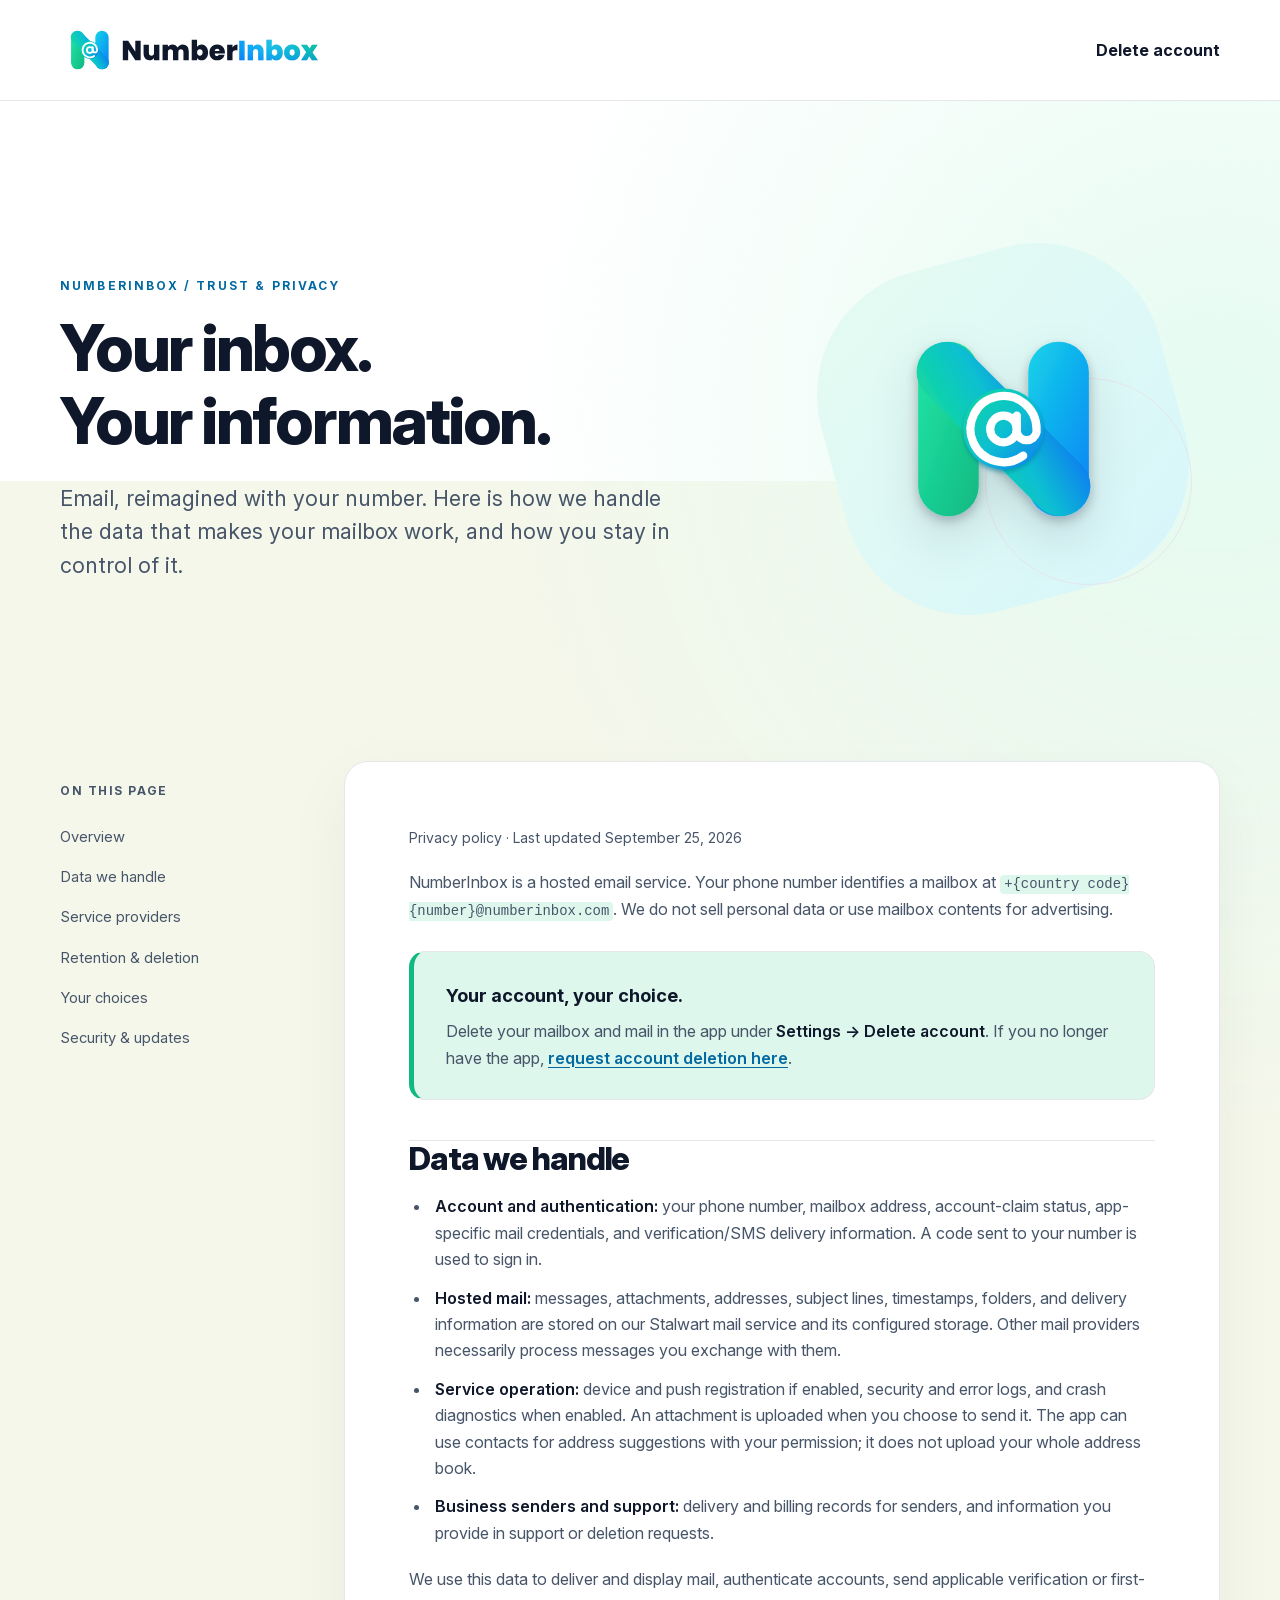
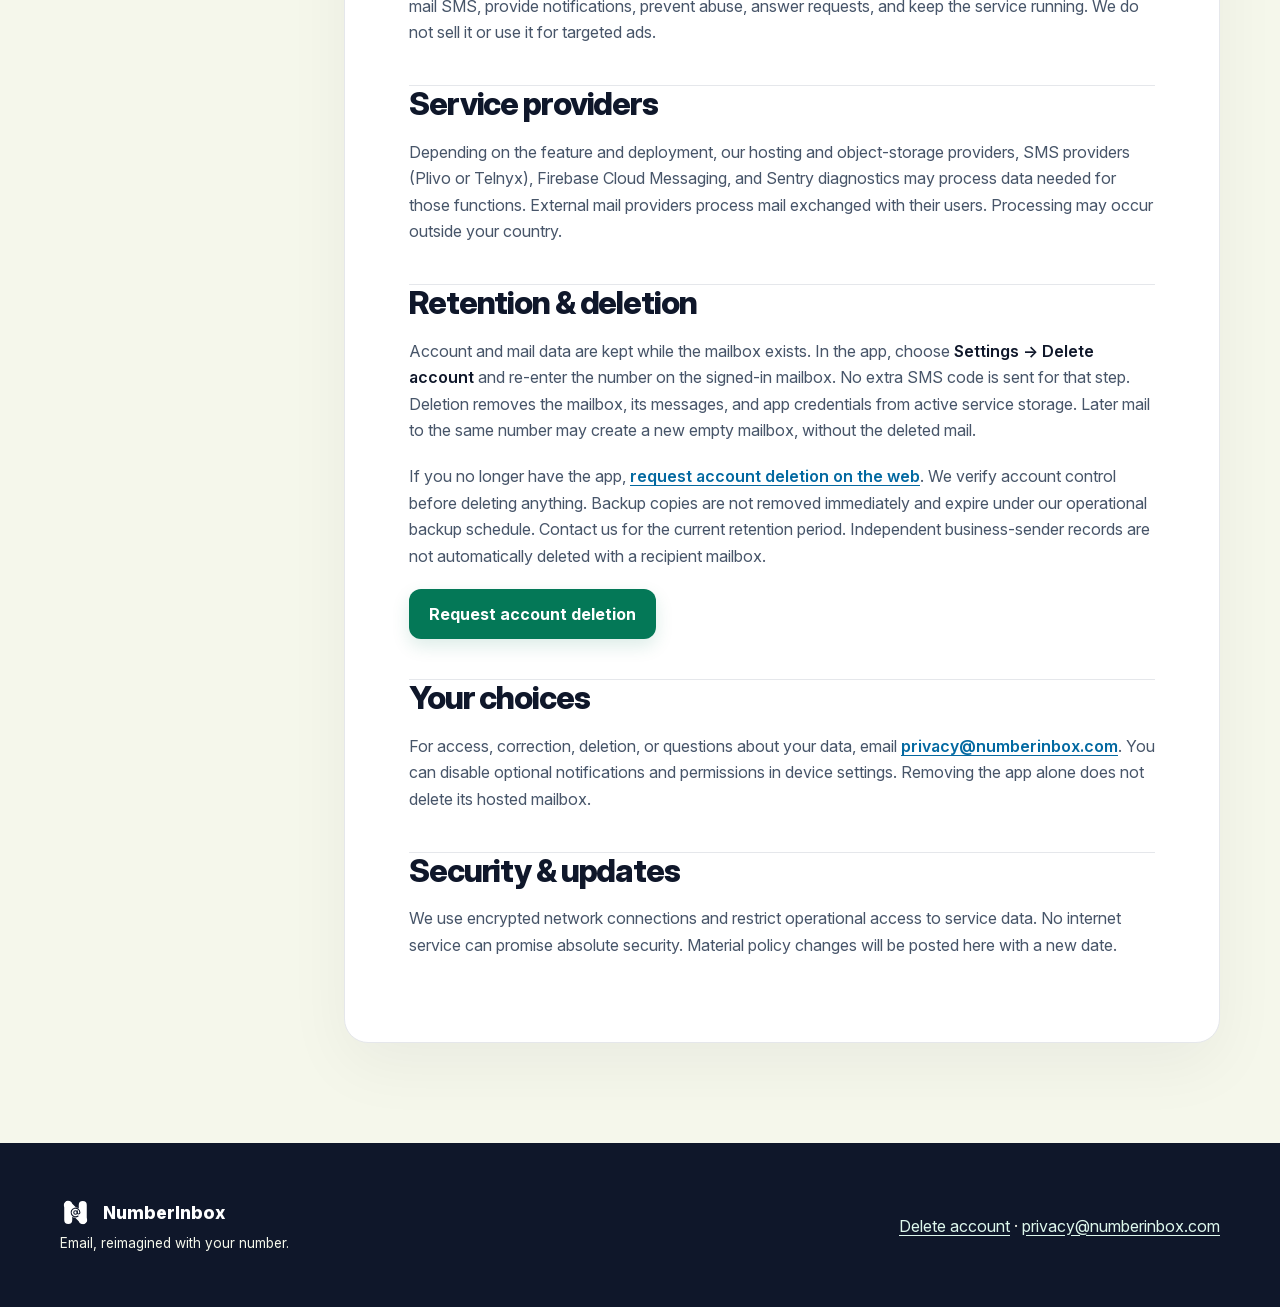
<file: index.html>
<!doctype html>
<html lang="en">
<head>
  <meta charset="utf-8">
  <meta name="viewport" content="width=device-width, initial-scale=1">
  <meta name="theme-color" content="#0F172A">
  <meta name="description" content="How NumberInbox handles phone numbers, hosted mail, notifications, and account deletion.">
  <title>Privacy Policy · NumberInbox</title>
  <link rel="icon" href="/favicon.ico" sizes="16x16 32x32">
  <link rel="icon" href="/assets/numberinbox-mark.svg" type="image/svg+xml">
  <link rel="icon" href="/assets/favicon.png" type="image/png" sizes="32x32">
  <link rel="apple-touch-icon" href="/assets/apple-touch-icon.png">
  <link rel="preload"
        href="/assets/fonts/InterVariable.woff2"
        as="font"
        type="font/woff2"
        crossorigin>
  <link rel="stylesheet" href="/styles.css">
</head>
<body>
  <a class="skip-link" href="#main">Skip to content</a>
  <header class="site-header">
    <div class="header-inner">
      <a class="brand" href="/privacy" aria-label="NumberInbox privacy policy"><img src="/assets/numberinbox-logo.svg" alt="NumberInbox" width="1600" height="360"></a>
      <nav aria-label="Page navigation"><a class="nav-link" href="/delete-account">Delete account</a></nav>
    </div>
  </header>
  <div class="page-shell">
    <div class="hero">
      <div>
        <p class="eyebrow">NumberInbox / Trust &amp; privacy</p>
        <h1>Your inbox.<br>Your information.</h1>
        <p class="hero-lede">Email, reimagined with your number. Here is how we handle the data that makes your mailbox work, and how you stay in control of it.</p>
      </div>
      <div class="hero-art" aria-hidden="true"><img src="/assets/numberinbox-mark.svg" alt="" width="512" height="512"></div>
    </div>
    <div class="content-grid">
      <nav class="contents" aria-label="On this page">
        <p class="contents-title">On this page</p>
        <a href="#overview">Overview</a>
        <a href="#data">Data we handle</a>
        <a href="#providers">Service providers</a>
        <a href="#retention">Retention &amp; deletion</a>
        <a href="#choices">Your choices</a>
        <a href="#security">Security &amp; updates</a>
      </nav>
      <main class="document" id="main">
        <p class="document-meta">Privacy policy · Last updated September 25, 2026</p>
        <section id="overview" aria-label="Overview">
          <p>NumberInbox is a hosted email service. Your phone number identifies a mailbox at <code>+{country code}{number}@numberinbox.com</code>. We do not sell personal data or use mailbox contents for advertising.</p>
          <div class="callout">
            <span class="callout-title">Your account, your choice.</span>
            <p>Delete your mailbox and mail in the app under <strong>Settings → Delete account</strong>. If you no longer have the app, <a class="text-link" href="/delete-account">request account deletion here</a>.</p>
          </div>
        </section>
        <section id="data">
          <h2>Data we handle</h2>
          <ul>
            <li><strong>Account and authentication:</strong> your phone number, mailbox address, account-claim status, app-specific mail credentials, and verification/SMS delivery information. A code sent to your number is used to sign in.</li>
            <li><strong>Hosted mail:</strong> messages, attachments, addresses, subject lines, timestamps, folders, and delivery information are stored on our Stalwart mail service and its configured storage. Other mail providers necessarily process messages you exchange with them.</li>
            <li><strong>Service operation:</strong> device and push registration if enabled, security and error logs, and crash diagnostics when enabled. An attachment is uploaded when you choose to send it. The app can use contacts for address suggestions with your permission; it does not upload your whole address book.</li>
            <li><strong>Business senders and support:</strong> delivery and billing records for senders, and information you provide in support or deletion requests.</li>
          </ul>
          <p>We use this data to deliver and display mail, authenticate accounts, send applicable verification or first-mail SMS, provide notifications, prevent abuse, answer requests, and keep the service running. We do not sell it or use it for targeted ads.</p>
        </section>
        <section id="providers">
          <h2>Service providers</h2>
          <p>Depending on the feature and deployment, our hosting and object-storage providers, SMS providers (Plivo or Telnyx), Firebase Cloud Messaging, and Sentry diagnostics may process data needed for those functions. External mail providers process mail exchanged with their users. Processing may occur outside your country.</p>
        </section>
        <section id="retention">
          <h2>Retention &amp; deletion</h2>
          <p>Account and mail data are kept while the mailbox exists. In the app, choose <strong>Settings → Delete account</strong> and re-enter the number on the signed-in mailbox. No extra SMS code is sent for that step. Deletion removes the mailbox, its messages, and app credentials from active service storage. Later mail to the same number may create a new empty mailbox, without the deleted mail.</p>
          <p>If you no longer have the app, <a href="/delete-account">request account deletion on the web</a>. We verify account control before deleting anything. Backup copies are not removed immediately and expire under our operational backup schedule. Contact us for the current retention period. Independent business-sender records are not automatically deleted with a recipient mailbox.</p>
          <p><a class="button" href="/delete-account">Request account deletion</a></p>
        </section>
        <section id="choices">
          <h2>Your choices</h2>
          <p>For access, correction, deletion, or questions about your data, email <a href="mailto:privacy@numberinbox.com">privacy@numberinbox.com</a>. You can disable optional notifications and permissions in device settings. Removing the app alone does not delete its hosted mailbox.</p>
        </section>
        <section id="security">
          <h2>Security &amp; updates</h2>
          <p>We use encrypted network connections and restrict operational access to service data. No internet service can promise absolute security. Material policy changes will be posted here with a new date.</p>
        </section>
      </main>
    </div>
  </div>
  <footer class="site-footer"><div class="site-footer-inner"><div><div class="footer-brand"><img src="/assets/numberinbox-mark-white.svg" alt="" width="31" height="31">NumberInbox</div><p>Email, reimagined with your number.</p></div><div><a href="/delete-account">Delete account</a> · <a href="mailto:privacy@numberinbox.com">privacy@numberinbox.com</a></div></div></footer>
</body>
</html>
</file>
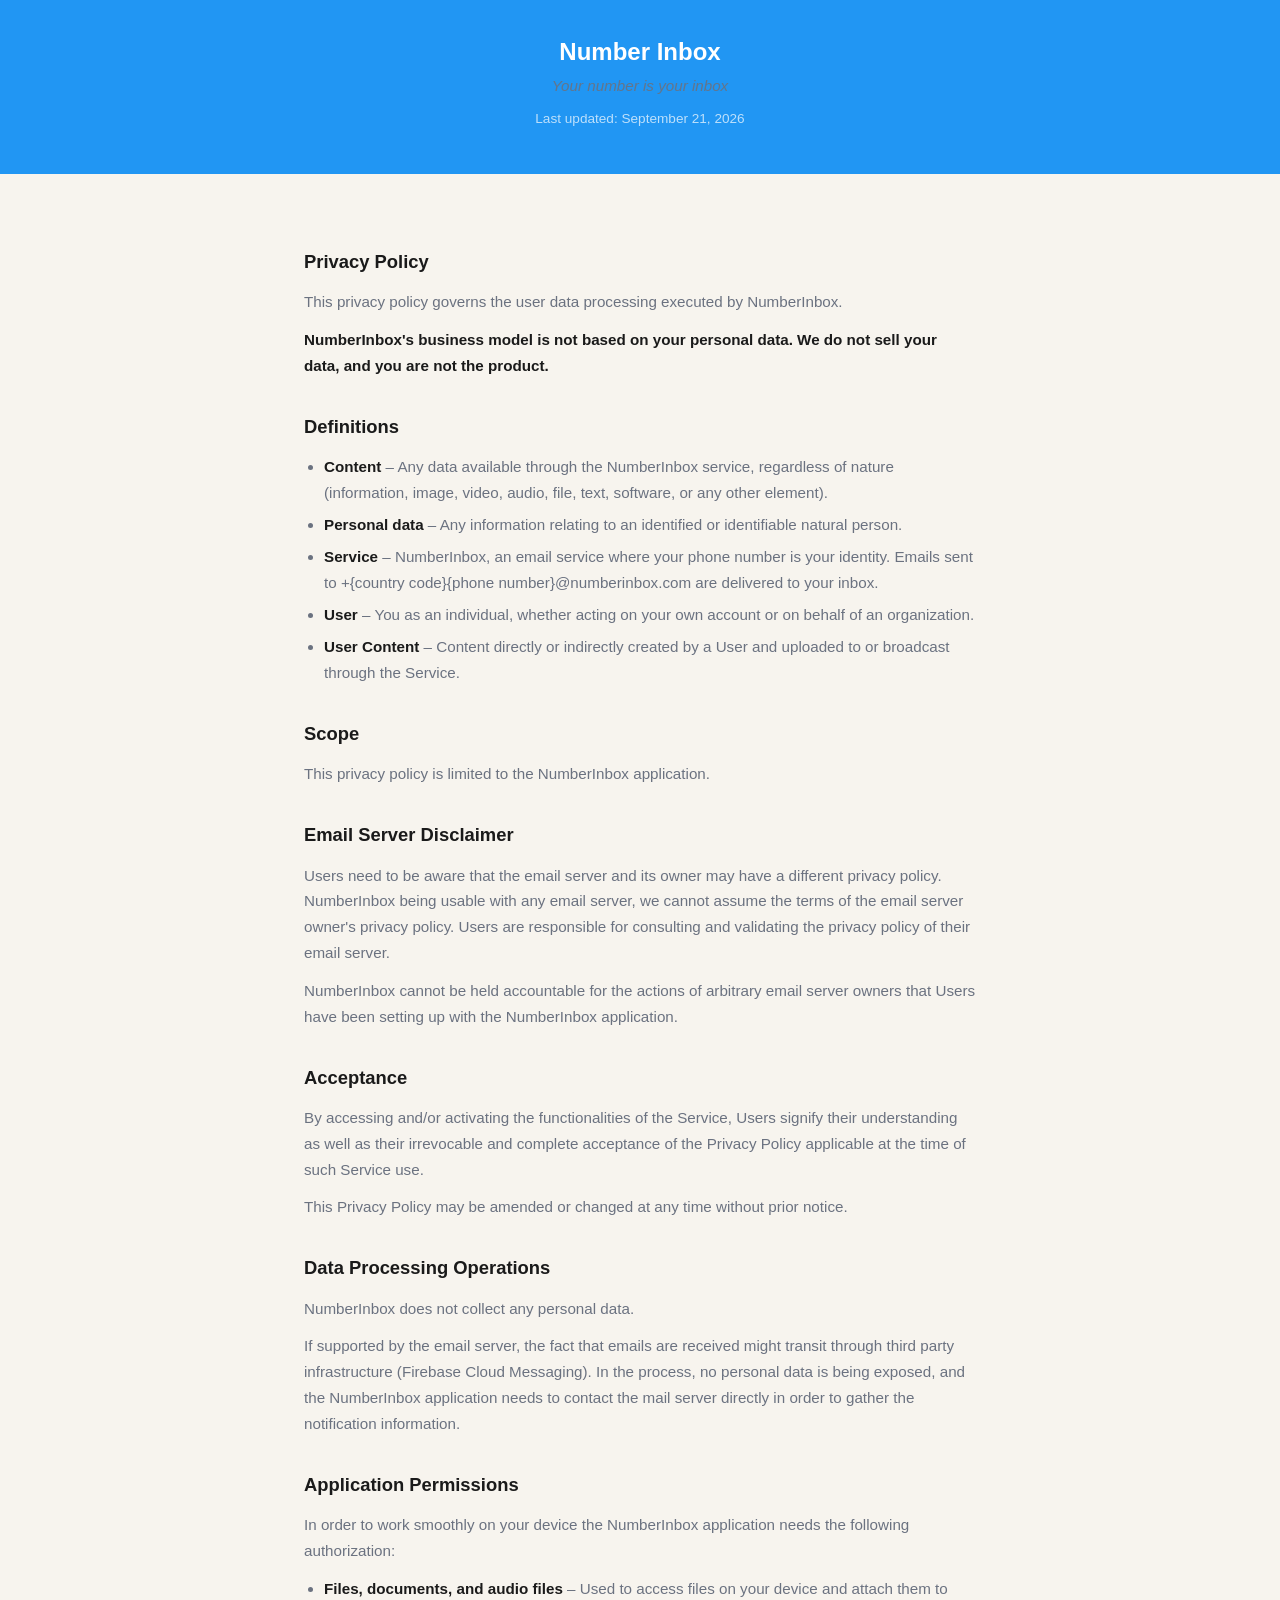
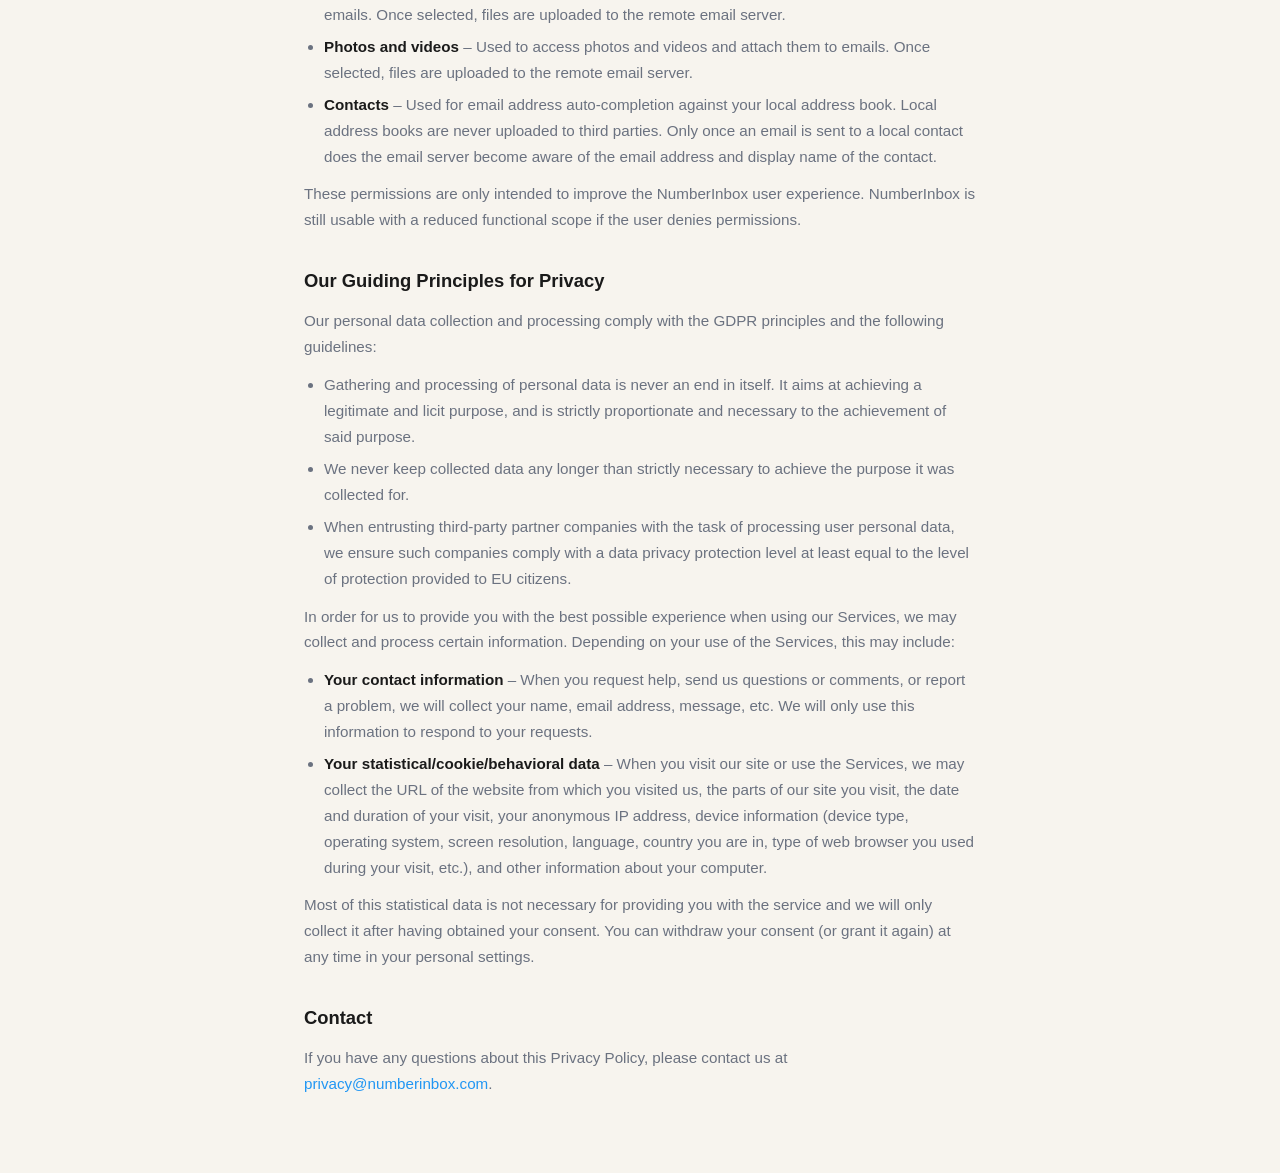
<file: privacy/index.html>
<!DOCTYPE html>
<html lang="en">
<head>
  <meta charset="UTF-8">
  <meta name="viewport" content="width=device-width, initial-scale=1.0">
  <title>Privacy Policy – Number Inbox</title>
  <style>
    :root {
      --primary: #2196F3;
      --bg: #F7F4EE;
      --text: #1A1A1A;
      --text-secondary: #6B7280;
    }
    * { margin: 0; padding: 0; box-sizing: border-box; }
    body {
      font-family: -apple-system, BlinkMacSystemFont, 'Segoe UI', Roboto, sans-serif;
      background: var(--bg);
      color: var(--text);
      line-height: 1.7;
    }
    header {
      background: var(--primary);
      color: white;
      padding: 2rem 1.5rem;
      text-align: center;
    }
    header h1 { font-size: 1.5rem; font-weight: 600; }
    main {
      max-width: 720px;
      margin: 0 auto;
      padding: 2.5rem 1.5rem 4rem;
    }
    h2 {
      font-size: 1.15rem;
      font-weight: 600;
      margin: 2rem 0 0.75rem;
      color: var(--text);
    }
    p, li {
      font-size: 0.95rem;
      color: var(--text-secondary);
      margin-bottom: 0.75rem;
    }
    ul { padding-left: 1.25rem; margin-bottom: 0.75rem; }
    li { margin-bottom: 0.4rem; }
    strong { color: var(--text); }
    .tagline { font-style: italic; opacity: 0.9; margin-bottom: 0.25rem; }
    .updated { font-size: 0.85rem; color: rgba(255,255,255,0.7); margin-top: 0.5rem; }
    a { color: var(--primary); text-decoration: none; }
    a:hover { text-decoration: underline; }
  </style>
</head>
<body>
  <header>
    <h1>Number Inbox</h1>
    <p class="tagline">Your number is your inbox</p>
    <p class="updated">Last updated: September 21, 2026</p>
  </header>
  <main>
    <h2>Privacy Policy</h2>
    <p>This privacy policy governs the user data processing executed by NumberInbox.</p>
    <p><strong>NumberInbox's business model is not based on your personal data. We do not sell your data, and you are not the product.</strong></p>

    <h2>Definitions</h2>
    <ul>
      <li><strong>Content</strong> – Any data available through the NumberInbox service, regardless of nature (information, image, video, audio, file, text, software, or any other element).</li>
      <li><strong>Personal data</strong> – Any information relating to an identified or identifiable natural person.</li>
      <li><strong>Service</strong> – NumberInbox, an email service where your phone number is your identity. Emails sent to +{country code}{phone number}@numberinbox.com are delivered to your inbox.</li>
      <li><strong>User</strong> – You as an individual, whether acting on your own account or on behalf of an organization.</li>
      <li><strong>User Content</strong> – Content directly or indirectly created by a User and uploaded to or broadcast through the Service.</li>
    </ul>

    <h2>Scope</h2>
    <p>This privacy policy is limited to the NumberInbox application.</p>

    <h2>Email Server Disclaimer</h2>
    <p>Users need to be aware that the email server and its owner may have a different privacy policy. NumberInbox being usable with any email server, we cannot assume the terms of the email server owner's privacy policy. Users are responsible for consulting and validating the privacy policy of their email server.</p>
    <p>NumberInbox cannot be held accountable for the actions of arbitrary email server owners that Users have been setting up with the NumberInbox application.</p>

    <h2>Acceptance</h2>
    <p>By accessing and/or activating the functionalities of the Service, Users signify their understanding as well as their irrevocable and complete acceptance of the Privacy Policy applicable at the time of such Service use.</p>
    <p>This Privacy Policy may be amended or changed at any time without prior notice.</p>

    <h2>Data Processing Operations</h2>
    <p>NumberInbox does not collect any personal data.</p>
    <p>If supported by the email server, the fact that emails are received might transit through third party infrastructure (Firebase Cloud Messaging). In the process, no personal data is being exposed, and the NumberInbox application needs to contact the mail server directly in order to gather the notification information.</p>

    <h2>Application Permissions</h2>
    <p>In order to work smoothly on your device the NumberInbox application needs the following authorization:</p>
    <ul>
      <li><strong>Files, documents, and audio files</strong> – Used to access files on your device and attach them to emails. Once selected, files are uploaded to the remote email server.</li>
      <li><strong>Photos and videos</strong> – Used to access photos and videos and attach them to emails. Once selected, files are uploaded to the remote email server.</li>
      <li><strong>Contacts</strong> – Used for email address auto-completion against your local address book. Local address books are never uploaded to third parties. Only once an email is sent to a local contact does the email server become aware of the email address and display name of the contact.</li>
    </ul>
    <p>These permissions are only intended to improve the NumberInbox user experience. NumberInbox is still usable with a reduced functional scope if the user denies permissions.</p>

    <h2>Our Guiding Principles for Privacy</h2>
    <p>Our personal data collection and processing comply with the GDPR principles and the following guidelines:</p>
    <ul>
      <li>Gathering and processing of personal data is never an end in itself. It aims at achieving a legitimate and licit purpose, and is strictly proportionate and necessary to the achievement of said purpose.</li>
      <li>We never keep collected data any longer than strictly necessary to achieve the purpose it was collected for.</li>
      <li>When entrusting third-party partner companies with the task of processing user personal data, we ensure such companies comply with a data privacy protection level at least equal to the level of protection provided to EU citizens.</li>
    </ul>
    <p>In order for us to provide you with the best possible experience when using our Services, we may collect and process certain information. Depending on your use of the Services, this may include:</p>
    <ul>
      <li><strong>Your contact information</strong> – When you request help, send us questions or comments, or report a problem, we will collect your name, email address, message, etc. We will only use this information to respond to your requests.</li>
      <li><strong>Your statistical/cookie/behavioral data</strong> – When you visit our site or use the Services, we may collect the URL of the website from which you visited us, the parts of our site you visit, the date and duration of your visit, your anonymous IP address, device information (device type, operating system, screen resolution, language, country you are in, type of web browser you used during your visit, etc.), and other information about your computer.</li>
    </ul>
    <p>Most of this statistical data is not necessary for providing you with the service and we will only collect it after having obtained your consent. You can withdraw your consent (or grant it again) at any time in your personal settings.</p>

    <h2>Contact</h2>
    <p>If you have any questions about this Privacy Policy, please contact us at <a href="mailto:privacy@numberinbox.com">privacy@numberinbox.com</a>.</p>
  </main>
</body>
</html>
</file>
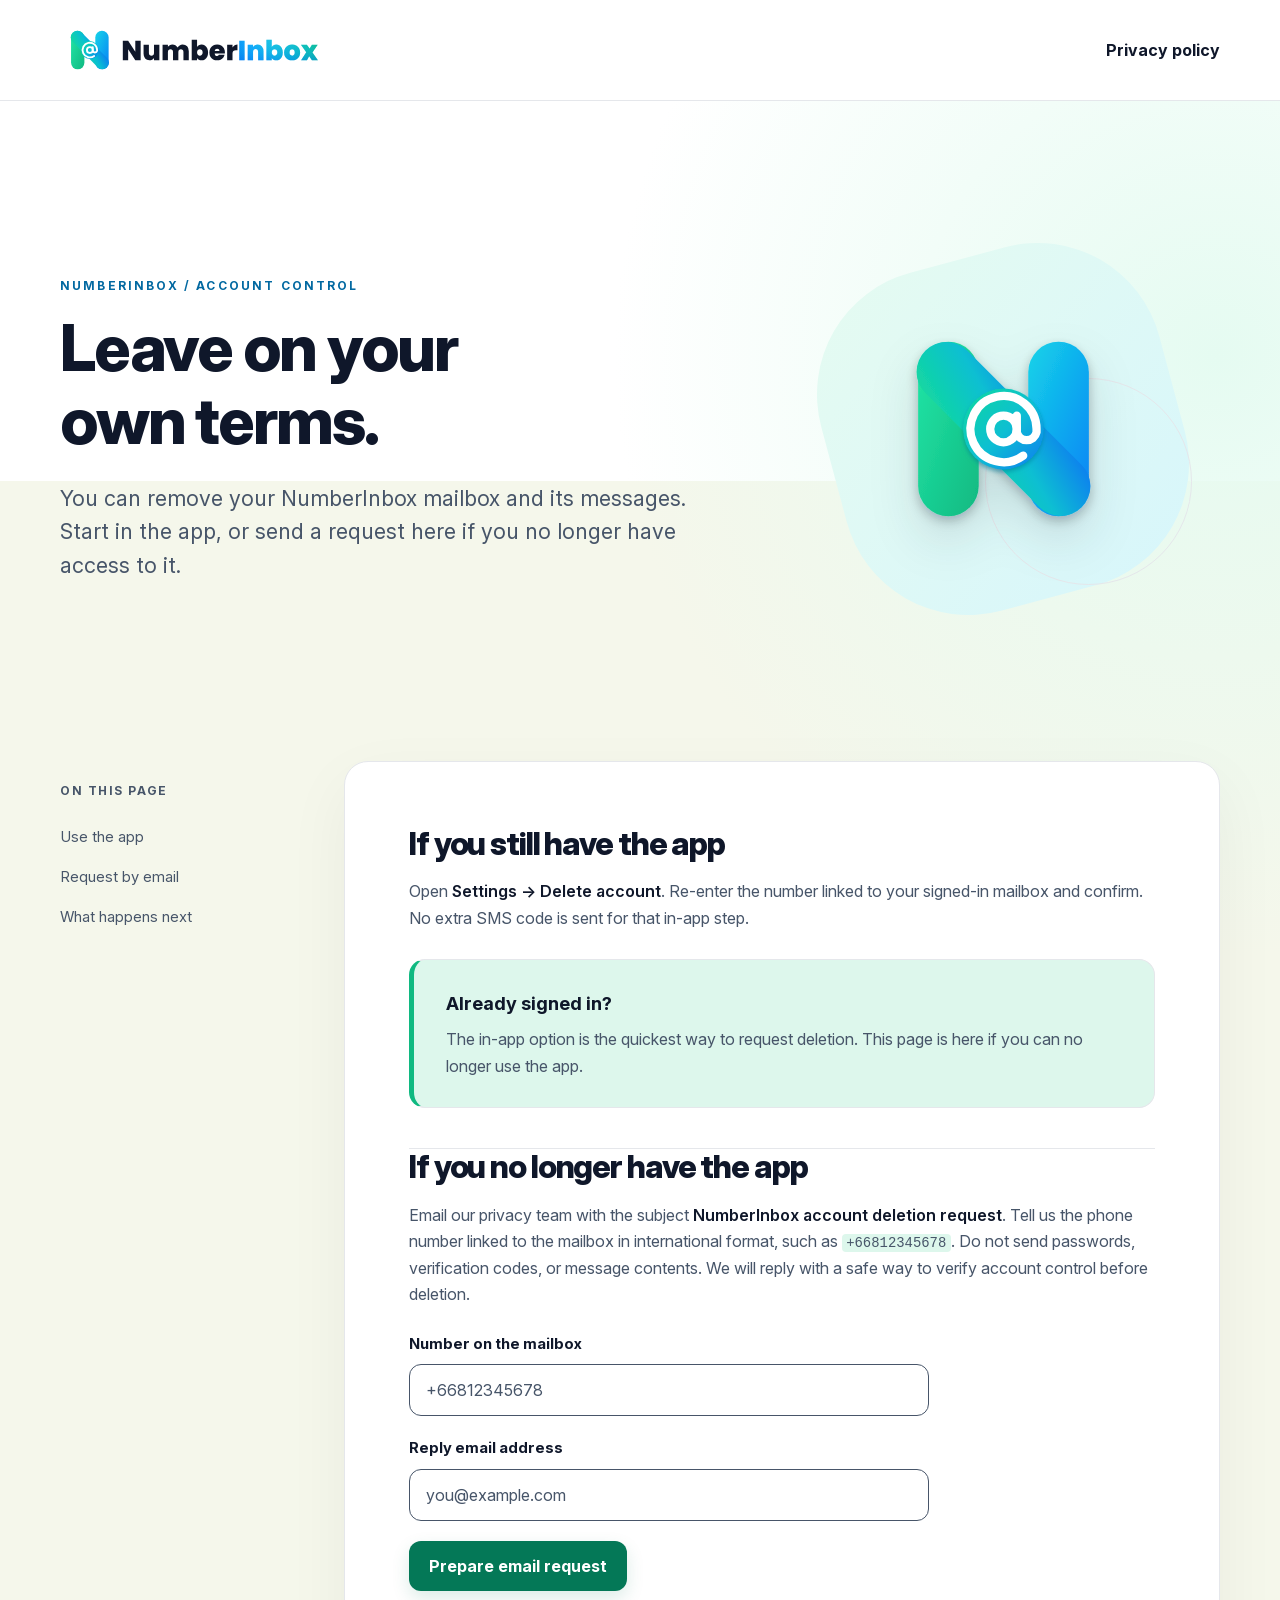
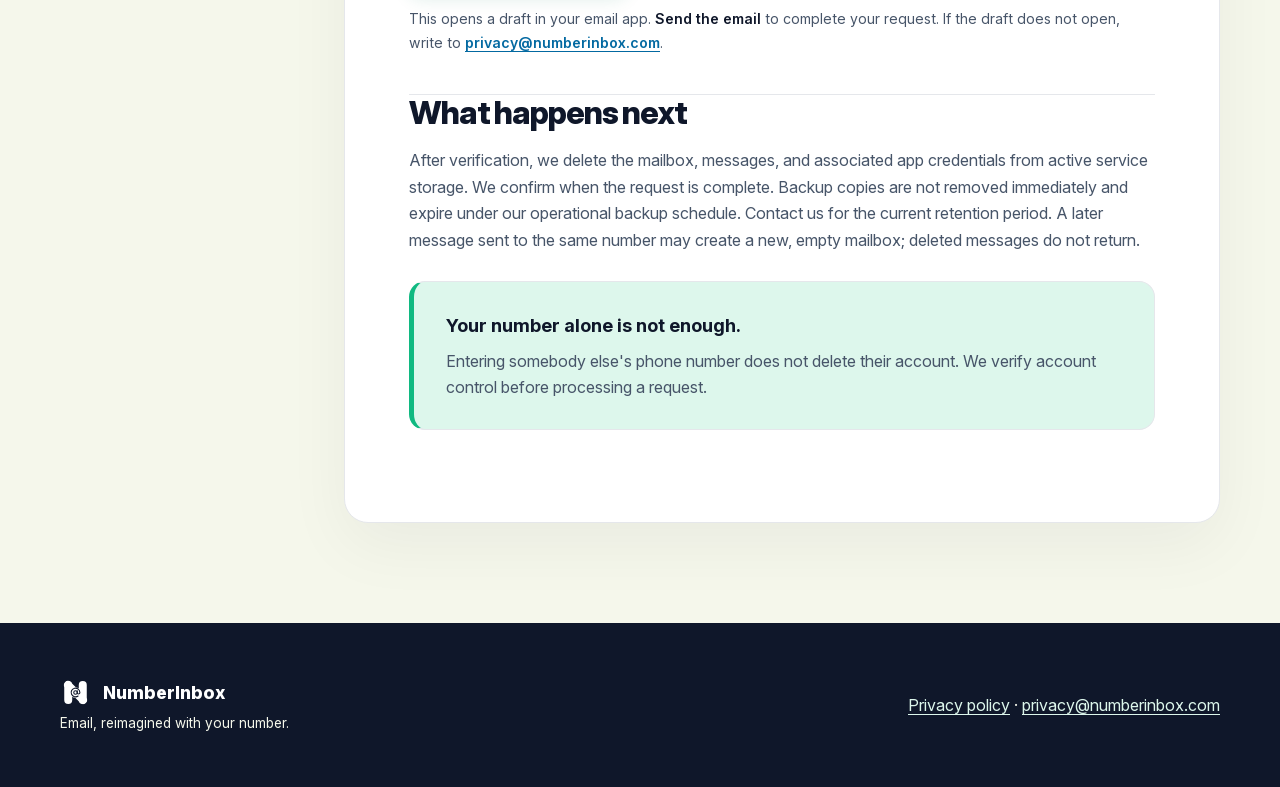
<file: delete-account.html>
<!doctype html>
<html lang="en">
<head>
  <meta charset="utf-8">
  <meta name="viewport" content="width=device-width, initial-scale=1">
  <meta name="theme-color" content="#0F172A">
  <meta name="description" content="Request deletion of your NumberInbox mailbox and account data.">
  <title>Delete your account · NumberInbox</title>
  <link rel="icon" href="/favicon.ico" sizes="16x16 32x32">
  <link rel="icon" href="/assets/numberinbox-mark.svg" type="image/svg+xml">
  <link rel="icon" href="/assets/favicon.png" type="image/png" sizes="32x32">
  <link rel="apple-touch-icon" href="/assets/apple-touch-icon.png">
  <link rel="preload"
        href="/assets/fonts/InterVariable.woff2"
        as="font"
        type="font/woff2"
        crossorigin>
  <link rel="stylesheet" href="/styles.css">
</head>
<body>
  <a class="skip-link" href="#main">Skip to content</a>
  <header class="site-header">
    <div class="header-inner">
      <a class="brand" href="/privacy" aria-label="NumberInbox privacy policy"><img src="/assets/numberinbox-logo.svg" alt="NumberInbox" width="1600" height="360"></a>
      <nav aria-label="Page navigation"><a class="nav-link" href="/privacy">Privacy policy</a></nav>
    </div>
  </header>
  <div class="page-shell">
    <div class="hero">
      <div>
        <p class="eyebrow">NumberInbox / Account control</p>
        <h1>Leave on your<br>own terms.</h1>
        <p class="hero-lede">You can remove your NumberInbox mailbox and its messages. Start in the app, or send a request here if you no longer have access to it.</p>
      </div>
      <div class="hero-art" aria-hidden="true"><img src="/assets/numberinbox-mark.svg" alt="" width="512" height="512"></div>
    </div>
    <div class="content-grid">
      <nav class="contents" aria-label="On this page">
        <p class="contents-title">On this page</p>
        <a href="#in-app">Use the app</a>
        <a href="#request">Request by email</a>
        <a href="#next">What happens next</a>
      </nav>
      <main class="document" id="main">
        <section id="in-app">
          <h2>If you still have the app</h2>
          <p>Open <strong>Settings → Delete account</strong>. Re-enter the number linked to your signed-in mailbox and confirm. No extra SMS code is sent for that in-app step.</p>
          <div class="callout"><span class="callout-title">Already signed in?</span><p>The in-app option is the quickest way to request deletion. This page is here if you can no longer use the app.</p></div>
        </section>
        <section id="request">
          <h2>If you no longer have the app</h2>
          <p>Email our privacy team with the subject <strong>NumberInbox account deletion request</strong>. Tell us the phone number linked to the mailbox in international format, such as <code>+66812345678</code>. Do not send passwords, verification codes, or message contents. We will reply with a safe way to verify account control before deletion.</p>
          <form class="request-form" id="deletion-request">
            <div class="field"><label for="phone">Number on the mailbox</label><input id="phone" name="phone" type="tel" autocomplete="tel" inputmode="tel" placeholder="+66812345678" required></div>
            <div class="field"><label for="reply">Reply email address</label><input id="reply" name="reply" type="email" autocomplete="email" placeholder="you@example.com" required></div>
            <div><button class="button" type="submit">Prepare email request</button></div>
          </form>
          <p class="form-help">This opens a draft in your email app. <strong>Send the email</strong> to complete your request. If the draft does not open, write to <a href="mailto:privacy@numberinbox.com">privacy@numberinbox.com</a>.</p>
        </section>
        <section id="next">
          <h2>What happens next</h2>
          <p>After verification, we delete the mailbox, messages, and associated app credentials from active service storage. We confirm when the request is complete. Backup copies are not removed immediately and expire under our operational backup schedule. Contact us for the current retention period. A later message sent to the same number may create a new, empty mailbox; deleted messages do not return.</p>
          <div class="callout"><span class="callout-title">Your number alone is not enough.</span><p>Entering somebody else's phone number does not delete their account. We verify account control before processing a request.</p></div>
        </section>
      </main>
    </div>
  </div>
  <footer class="site-footer"><div class="site-footer-inner"><div><div class="footer-brand"><img src="/assets/numberinbox-mark-white.svg" alt="" width="31" height="31">NumberInbox</div><p>Email, reimagined with your number.</p></div><div><a href="/privacy">Privacy policy</a> · <a href="mailto:privacy@numberinbox.com">privacy@numberinbox.com</a></div></div></footer>
  <script>
    document.getElementById('deletion-request').addEventListener('submit', function (event) {
      event.preventDefault();
      const phone = document.getElementById('phone').value.trim();
      const reply = document.getElementById('reply').value.trim();
      const subject = encodeURIComponent('NumberInbox account deletion request');
      const body = encodeURIComponent('Mailbox number: ' + phone + '\nReply email: ' + reply + '\n\nPlease tell me how to verify account control.');
      window.location.href = 'mailto:privacy@numberinbox.com?subject=' + subject + '&body=' + body;
    });
  </script>
</body>
</html>
</file>
<file: styles.css>
@font-face {
  font-family: "Inter";
  src: url("/assets/fonts/InterVariable.woff2") format("woff2");
  font-style: normal;
  font-weight: 100 900;
  font-display: swap;
}

:root {
  color-scheme: light;

  --color-navy: #0F172A;
  --color-emerald: #10B981;
  --color-cyan: #06B6D4;
  --color-gray: #E5E7EB;
  --color-ice: #F5F7EB;
  --color-white: #FFFFFF;
  --color-action-green: #047857;
  --color-action-green-hover: #065F46;
  --color-action-blue: #0369A1;
  --color-action-blue-hover: #075985;
  --color-slate: #475569;
  --color-mint: #DDF7EC;
  --color-danger: #C0392B;
  --color-emerald-tint: #E5FBF1;
  --color-cyan-tint: #D7F6FB;

  --text-primary: var(--color-navy);
  --text-secondary: var(--color-slate);
  --surface-page: var(--color-ice);
  --surface-card: var(--color-white);
  --surface-callout: var(--color-mint);
  --border-subtle: var(--color-gray);
  --border-control: var(--color-slate);
  --action-primary: var(--color-action-green);
  --action-primary-hover: var(--color-action-green-hover);
  --link-default: var(--color-action-blue);
  --link-hover: var(--color-action-blue-hover);
  --focus-light: var(--color-action-blue);
  --focus-dark: var(--color-white);

  --shadow-document: 0 22px 65px rgb(15 23 42 / 5%);
  --shadow-button: 0 7px 18px rgb(4 120 87 / 14%);
  --shadow-mark: 0 22px 24px rgb(15 23 42 / 12%);

  --font-body: "Inter", ui-sans-serif, system-ui, -apple-system,
    BlinkMacSystemFont, "Segoe UI", sans-serif;

  --space-4: 4px;
  --space-8: 8px;
  --space-12: 12px;
  --space-16: 16px;
  --space-20: 20px;
  --space-24: 24px;
  --space-28: 28px;
  --space-32: 32px;
  --space-40: 40px;
  --space-48: 48px;
  --space-56: 56px;
  --space-64: 64px;
  --space-72: 72px;
  --space-80: 80px;
  --space-96: 96px;
  --space-100: 100px;

  --radius-control: 12px;
  --radius-callout: 16px;
  --radius-document: 24px;
  --radius-code: 4px;
  --radius-focus: 4px;
}

* { box-sizing: border-box; }
html { scroll-behavior: smooth; }
body {
  margin: 0;
  background: var(--surface-page);
  color: var(--text-primary);
  font-family: var(--font-body);
  font-size: 1rem;
  line-height: 1.65;
}
button, input { font: inherit; }
img { max-width: 100%; }
::selection { background: var(--surface-callout); color: var(--text-primary); }

a { color: var(--link-default); text-decoration: underline; text-underline-offset: .18em; }
a:hover, a:active { color: var(--link-hover); }

:focus-visible {
  outline: 3px solid var(--focus-light);
  outline-offset: 4px;
  border-radius: var(--radius-focus);
}

.skip-link {
  position: absolute;
  z-index: 20;
  top: -100px;
  left: 16px;
  padding: var(--space-8) var(--space-16);
  background: var(--surface-card);
  color: var(--text-primary);
}
.skip-link:focus { top: 12px; }

.site-header { background: var(--surface-card); border-bottom: 1px solid var(--border-subtle); }
.header-inner {
  width: min(1160px, calc(100% - 48px));
  min-height: 100px;
  margin: auto;
  display: flex;
  flex-wrap: wrap;
  align-items: center;
  justify-content: space-between;
  gap: var(--space-24);
}
.brand { display: inline-flex; width: clamp(190px, 25vw, 265px); flex: 0 1 auto; min-width: 0; }
.brand img { display: block; width: 100%; height: auto; }
.nav-link {
  color: var(--text-primary);
  font-weight: 700;
  text-decoration: none;
  border-bottom: 2px solid transparent;
  padding: var(--space-8) 0;
}
.nav-link:hover, .nav-link[aria-current="page"] {
  color: var(--link-default);
  border-color: var(--color-emerald);
  text-decoration: underline;
}

.page-shell {
  overflow: hidden;
  background:
    radial-gradient(circle at 95% 12%, var(--color-emerald-tint) 0, transparent 27%),
    linear-gradient(180deg, var(--color-white) 0, var(--color-white) 380px, var(--surface-page) 380px);
}
.hero, .content-grid, .site-footer-inner { width: min(1160px, calc(100% - 48px)); margin: auto; }
.hero {
  position: relative;
  display: grid;
  grid-template-columns: minmax(0, 1.2fr) minmax(290px, .8fr);
  align-items: center;
  gap: clamp(var(--space-32), 6vw, var(--space-96));
  padding: clamp(var(--space-48), 6vw, var(--space-72)) 0 clamp(var(--space-56), 6vw, calc(var(--space-72) + var(--space-4)));
}
.eyebrow {
  margin: 0 0 var(--space-16);
  color: var(--link-default);
  font-size: .75rem;
  font-weight: 700;
  letter-spacing: .18em;
  text-transform: uppercase;
}
h1, h2, h3 { color: var(--text-primary); line-height: 1.14; letter-spacing: -.035em; }
h1 { font-size: clamp(2.6rem, 5vw, 4.3rem); font-weight: 800; max-width: 760px; margin: 0 0 var(--space-24); }
.hero-lede {
  max-width: 630px;
  color: var(--text-secondary);
  font-size: clamp(1.08rem, 1.7vw, 1.35rem);
  line-height: 1.55;
  margin: 0;
}
.hero-art { position: relative; min-height: 265px; display: flex; align-items: center; justify-content: center; }
.hero-art::before {
  content: "";
  position: absolute;
  width: min(100%, 350px);
  aspect-ratio: 1;
  border-radius: 36%;
  background: linear-gradient(145deg, var(--color-emerald-tint), var(--color-cyan-tint));
  transform: rotate(-15deg);
}
.hero-art::after {
  content: "";
  position: absolute;
  width: 205px;
  height: 205px;
  border: 1px solid var(--border-subtle);
  border-radius: 50%;
  transform: translate(85px, 52px);
}
.hero-art img { position: relative; z-index: 1; width: min(70%, 235px); filter: drop-shadow(var(--shadow-mark)); }

.content-grid {
  display: grid;
  grid-template-columns: 220px minmax(0, 1fr);
  align-items: start;
  gap: clamp(var(--space-32), 5vw, var(--space-72));
  padding-bottom: var(--space-100);
}
.contents { position: sticky; top: 24px; padding: var(--space-20) 0; }
.contents-title {
  margin: 0 0 var(--space-16);
  color: var(--text-secondary);
  font-size: .75rem;
  font-weight: 700;
  letter-spacing: .13em;
  text-transform: uppercase;
}
.contents a { display: block; color: var(--text-secondary); text-decoration: none; font-size: .92rem; padding: var(--space-8) 0; }
.contents a:hover { color: var(--link-default); text-decoration: underline; }

.document {
  min-width: 0;
  background: var(--surface-card);
  border: 1px solid var(--border-subtle);
  border-radius: var(--radius-document);
  box-shadow: var(--shadow-document);
  padding: clamp(var(--space-28), 5vw, var(--space-64));
}
.document-meta { margin: 0 0 var(--space-24); color: var(--text-secondary); font-size: .88rem; }
.document h2 { font-size: clamp(1.55rem, 2.6vw, 2rem); font-weight: 800; margin: var(--space-40) 0 var(--space-16); scroll-margin-top: var(--space-24); }
.document h2:first-child { margin-top: 0; }
.document p { color: var(--text-secondary); margin: 0 0 var(--space-20); }
.document ul { color: var(--text-secondary); padding-left: 1.4em; margin: 0 0 var(--space-20); }
.document li { padding-left: var(--space-4); margin: var(--space-12) 0; }
.document strong { color: var(--text-primary); font-weight: 600; }
.document a:not(.button) { font-weight: 600; }
.document code {
  font-size: .87em;
  overflow-wrap: anywhere;
  background: var(--surface-callout);
  border-radius: var(--radius-code);
  padding: .1em .3em;
  font-family: ui-monospace, SFMono-Regular, Menlo, Consolas, monospace;
}
.document section + section { border-top: 1px solid var(--border-subtle); margin-top: var(--space-40); }

.callout {
  position: relative;
  padding: var(--space-28) var(--space-32);
  background: var(--surface-callout);
  border: 1px solid var(--border-subtle);
  border-left: 5px solid var(--color-emerald);
  border-radius: var(--radius-callout);
  margin: var(--space-28) 0;
}
.callout p { color: var(--text-secondary); }
.callout p:last-child { margin-bottom: 0; }
.callout-title { display: block; font-size: 1.14rem; font-weight: 700; color: var(--text-primary); margin: 0 0 var(--space-8); }

.button {
  display: inline-flex;
  align-items: center;
  justify-content: center;
  min-height: 48px;
  padding: var(--space-12) var(--space-20);
  border: 0;
  border-radius: var(--radius-control);
  background: var(--action-primary);
  color: var(--color-white);
  font-weight: 700;
  text-align: center;
  text-decoration: none;
  cursor: pointer;
  box-shadow: var(--shadow-button);
}
.button:hover, .button:active { background: var(--action-primary-hover); color: var(--color-white); text-decoration: none; }
.text-link { font-weight: 700; text-decoration: underline; }

.request-form { display: grid; gap: var(--space-20); margin: var(--space-24) 0 var(--space-16); max-width: 520px; }
.field label { display: block; margin: 0 0 var(--space-8); color: var(--text-primary); font-size: .92rem; font-weight: 700; }
.field input {
  display: block;
  width: 100%;
  min-height: 50px;
  border: 1px solid var(--border-control);
  border-radius: var(--radius-control);
  background: var(--surface-card);
  color: var(--text-primary);
  padding: var(--space-12) var(--space-16);
}
.field input::placeholder { color: var(--text-secondary); }
.field input:focus { border-color: var(--link-default); }
.form-help { font-size: .88rem; color: var(--text-secondary); }

.site-footer { background: var(--color-navy); color: var(--color-ice); }
.site-footer-inner {
  min-height: 165px;
  display: flex;
  align-items: center;
  justify-content: space-between;
  gap: var(--space-28);
}
.footer-brand { display: flex; align-items: center; gap: var(--space-12); color: var(--color-white); font-size: 1.1rem; font-weight: 800; }
.footer-brand img { width: 31px; height: 31px; }
.site-footer p { margin: var(--space-4) 0 0; font-size: .85rem; color: var(--color-ice); }
.site-footer a { color: var(--color-mint); text-decoration: underline; }
.site-footer a:hover, .site-footer a:active { color: var(--color-white); }
.site-footer :focus-visible { outline-color: var(--focus-dark); }

@media (max-width: 800px) {
  .hero { grid-template-columns: 1fr; gap: 0; padding: var(--space-56) 0 var(--space-64); }
  .hero-art { display: none; }
  .content-grid { display: block; padding-bottom: 50px; }
  .contents { position: static; display: flex; flex-wrap: wrap; gap: 0 var(--space-16); padding: 0 0 var(--space-24); }
  .contents-title { flex-basis: 100%; margin-bottom: var(--space-4); }
  .contents a { padding: var(--space-4) 0; }
}
@media (max-width: 560px) {
  .header-inner, .hero, .content-grid, .site-footer-inner { width: min(100% - 32px, 1160px); }
  .header-inner { min-height: 75px; gap: var(--space-16); }
  .brand { width: 172px; }
  .nav-link { font-size: .85rem; }
  .hero { padding-top: var(--space-40); }
  .document { border-radius: 16px; }
  .callout { padding: 20px; }
  .site-footer-inner { min-height: 190px; flex-direction: column; align-items: flex-start; justify-content: center; }
}
@media (prefers-reduced-motion: reduce) { html { scroll-behavior: auto; } }
</file>
